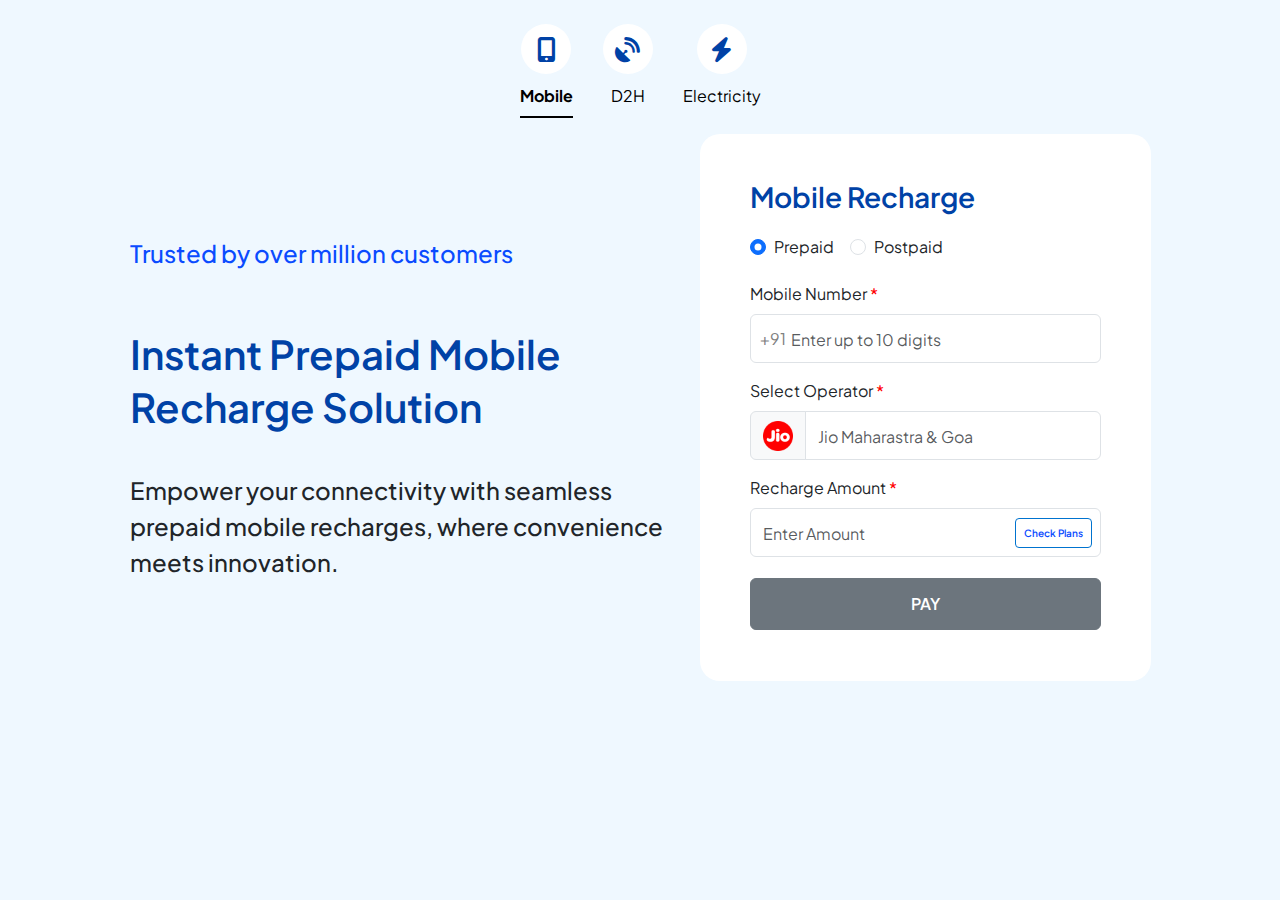
<file: index.html>
<!DOCTYPE html>
<html lang="en">

<head>
    <meta charset="UTF-8">
    <meta name="viewport" content="width=device-width, initial-scale=1.0">
    <title>Mobile Recharge</title>
    <!-- Bootstrap CSS -->
    <link href="https://cdn.jsdelivr.net/npm/bootstrap@5.3.3/dist/css/bootstrap.min.css" rel="stylesheet"
        integrity="sha384-QWTKZyjpPEjISv5WaRU9OFeRpok6YctnYmDr5pNlyT2bRjXh0JMhjY6hW+ALEwIH" crossorigin="anonymous">
    <!-- Font Awesome CSS -->
    <link href="https://cdnjs.cloudflare.com/ajax/libs/font-awesome/6.0.0/css/all.min.css" rel="stylesheet">
    <!-- font family -->
    <link href="https://fonts.googleapis.com/css2?family=Plus+Jakarta+Sans:ital,wght@0,200..800;1,200..800&display=swap"
        rel="stylesheet">
    <link rel="stylesheet" href="assests/css/style.css">
</head>

<style>
    .rechargeForms .tab-pane {
        display: none !important;
    }

    .rechargeForms .tab-pane.show.active {
        display: block !important;
    }
</style>

<body>

    <section id="Recharge" style="display: flex; justify-content: center; align-items: center;">

        <div class="container">
            <div class="row">
                <div class="col-12">
                    <div class="RechargeOptions ">
                        <ul class="nav nav-underline packspills my-3">
                            <li class="nav-item categories">
                                <a class="nav-link active" data-bs-toggle="tab" href="#mobile" aria-current="page">
                                    <div class="icons">
                                        <i class="fa-solid fa-mobile-screen-button"></i>
                                    </div>
                                    Mobile
                                </a>
                            </li>
                            <li class="nav-item categories">
                                <a class="nav-link" data-bs-toggle="tab" href="#d2h">
                                    <div class="icons">
                                        <i class="fa-solid fa-satellite-dish"></i>
                                    </div>
                                    D2H
                                </a>
                            </li>
                            <li class="nav-item categories">
                                <a class="nav-link" data-bs-toggle="tab" href="#electricity">
                                    <div class="icons">
                                        <i class="fa-solid fa-bolt"></i>
                                    </div>
                                    Electricity
                                </a>
                            </li>
                        </ul>
                    </div>
                </div>
            </div>
            <div class="rechargeForms">

                <div class="tab-content">
                    <div class="tab-pane fade show active" id="mobile">
                        <div class="row gy-3 justify-content-center align-items-center">
                            <div class="col-lg-6 col-md-6 ">
                                <div class="main-content" style="margin-top: 20px;">
                                    <div class="top-area hero-section-content">
                                        <h5 class="sub-heading">Trusted by over million customers</h5>
                                        <h1 class="">
                                            <div class="">
                                                <div class="">
                                                    <p class="heading">Instant Prepaid
                                                        Mobile Recharge Solution</p>
                                                </div>
                                                <p class="topcontent">Empower your connectivity with
                                                    seamless prepaid mobile recharges, where convenience meets
                                                    innovation.
                                                </p>
                                            </div>
                                        </h1>
                                    </div>
                                </div>

                            </div>
                            <div class="col-xl-5 col-md-6 ">
                                <div class="d-block  formsection bg-white">
                                    <div class="modal-dialog modal-dialog-centered rounded ">
                                        <div class="modal-content   ">
                                            <div class="modal-header">
                                                <h1 class="modal-title  formHeading" id="">Mobile Recharge</h1>
                                            </div>
                                            <div class="modal-body">
                                                <div class="d-flex justify-content-start gap-3 my-3">
                                                    <div class="form-check">
                                                        <input class="form-check-input" type="radio"
                                                            name="flexRadioDefault" id="flexRadioDefault1" checked>
                                                        <label class="form-check-label" for="flexRadioDefault1">
                                                            Prepaid
                                                        </label>
                                                    </div>
                                                    <div class="form-check">
                                                        <input class="form-check-input" type="radio"
                                                            name="flexRadioDefault" id="flexRadioDefault2">
                                                        <label class="form-check-label" for="flexRadioDefault2">
                                                            Postpaid
                                                        </label>
                                                    </div>

                                                </div>
                                                <form action="">
                                                    <div class="mb-3 number-group ">
                                                        <label for="mobilenumber" class="form-label">Mobile Number
                                                            <sup>*</sup></label>
                                                        <div class="position-relative">
                                                            <input type="text" class="form-control mobileNumber"
                                                                id="mobilenumber" placeholder="Enter up to 10 digits"
                                                                autocomplete="off" maxlength="10"
                                                                oninput="validateInput(this)">
                                                            <p id="appendIndianCountryCodeOneTime" class="countryCode"
                                                                style="color:grey;">
                                                                +91</p>
                                                        </div>

                                                    </div>
                                                    <div class="mb-3">
                                                        <label for="OperatorMobile" class="form-label">Select Operator
                                                            <sup>*</sup></label>
                                                        <div class="dropdown position-relative">
                                                            <div class="input-group">
                                                                <span class="input-group-text">
                                                                    <img id="selectedOperatorLogo"
                                                                        src="assests/images/jio.png" alt="Operator Logo"
                                                                        class="img-fluid operatorLogo " />
                                                                </span>
                                                                <input type="text" class="form-control"
                                                                    id="OperatorMobile"
                                                                    placeholder="Jio Maharastra & Goa" readonly />
                                                            </div>

                                                            <ul class="dropdown-menu shadow customdropdown"
                                                                id="dropdownMenu">
                                                                <li>
                                                                    <a class="dropdown-item" href="#"
                                                                        data-value="Jio Maharastra & Goa"
                                                                        data-logo="assests/images/jio.png">
                                                                        <img src="assests/images/jio.png"
                                                                            class="img-fluid operatorLogo" />
                                                                        Jio
                                                                        Maharastra & Goa
                                                                    </a>
                                                                </li>
                                                                <li>
                                                                    <a class="dropdown-item" href="#"
                                                                        data-value="Airtel Delhi"
                                                                        data-logo="assests/images/airtelLogo.png">
                                                                        <img src="assests/images/airtelLogo.png" alt=""
                                                                            class="img-fluid operatorLogo" />Airtel
                                                                        Delhi
                                                                    </a>
                                                                </li>
                                                                <li>
                                                                    <a class="dropdown-item" href="#"
                                                                        data-value="Vodafone Mumbai"
                                                                        data-logo="assests/images/Vodafone_Idea_logo.svg.png">
                                                                        <img src="assests/images/Vodafone_Idea_logo.svg.png"
                                                                            class="img-fluid operatorLogo" /> Vodafone
                                                                        Mumbai
                                                                    </a>
                                                                </li>
                                                                <li>
                                                                    <a class="dropdown-item" href="#"
                                                                        data-value="BSNL Kerala"
                                                                        data-logo="assests/images/bsnl.png">
                                                                        <img src="assests/images/bsnl.png" alt=""
                                                                            class="img-fluid operatorLogo" />BSNL Kerala
                                                                    </a>
                                                                </li>

                                                                <li>
                                                                    <a class="dropdown-item" href="#"
                                                                        data-value="Tata Docomo"
                                                                        data-logo="assests/images/tataDocomo.png">
                                                                        <img src="assests/images/tataDocomo.png" alt=""
                                                                            class="img-fluid operatorLogo" />Tata Docomo
                                                                    </a>
                                                                </li>
                                                                <li>
                                                                    <a class="dropdown-item" href="#" data-value="MTNL"
                                                                        data-logo="assests/images/mtnl.jpg">
                                                                        <img src="assests/images/mtnl.jpg" alt=""
                                                                            class="img-fluid operatorLogo" />MTNL
                                                                    </a>
                                                                </li>
                                                            </ul>
                                                        </div>

                                                    </div>

                                                    <div class="mb-3">
                                                        <label for="amount" class="form-label">Recharge Amount
                                                            <sup>*</sup></label>
                                                        <div class="position-relative">
                                                            <input type="text" autocomplete="off" class="form-control"
                                                                id="amount" placeholder="Enter Amount" min="0"
                                                                max="999999"
                                                                oninput="if(this.value.length > 6) this.value = this.value.slice(0, 6);" />

                                                            <a class="plansbtn" data-bs-toggle="offcanvas"
                                                                href="#staticBackdrop" tabindex="-1"
                                                                aria-labelledby="staticBackdropLabel">Check Plans</a>
                                                        </div>

                                                    </div>


                                                </form>
                                            </div>
                                            <div class="modal-footer mb-3">
                                                <button type="button" class="btn btn-secondary paybtn w-100 fw-semibold"
                                                    data-bs-toggle="modal" data-bs-target="#confirmRechargeModal">
                                                    PAY
                                                </button>

                                            </div>

                                            <!-- <div class="col-12">
                                                <p class="fw-semibold">Offers:</p>
                                                <div class="offers">
                                                    <div class="offerBox">
                                                        <p><span class="me-1"> &#8377;</span>10</p>
                                                        <p>Top Up</p>
                                                        <p>Validity: <span>Days</span></p>
                                                    </div>

                                                    <div class="offerBox">
                                                        <p><span class="me-1"> &#8377;</span>11</p>
                                                        <p><span>Special Offer:</span> 10 GB</p>
                                                        <p>Validity: <span> NA Days</span></p>
                                                    </div>
                                                    <div class="offerBox">
                                                        <p><span class="me-1"> &#8377;</span>11</p>
                                                        <p><span>Special Offer:</span> 10 GB</p>
                                                        <p>Validity: <span> NA Days</span></p>
                                                    </div>
                                                    <div class="offerBox">
                                                        <p><span class="me-1"> &#8377;</span>11</p>
                                                        <p><span>Special Offer:</span> 10 GB</p>
                                                        <p>Validity: <span> NA Days</span></p>
                                                    </div>

                                                </div>


                                            </div> -->
                                        </div>
                                    </div>
                                </div>

                            </div>




                            <section id="plansoffcanvas position-relative z-3">

                                <div class="offcanvas offcanvas-end customwidth" tabindex="-1" id="staticBackdrop"
                                    data-bs-backdrop="static" aria-labelledby="staticBackdropLabel">
                                    <div class="offcanvas-header">
                                        <h5 class="offcanvas-title" id="staticBackdropLabel">Details

                                        </h5>
                                        <button type="button" class="btn-close" data-bs-dismiss="offcanvas"
                                            aria-label="Close"></button>
                                    </div>
                                    <div class="offcanvas-body ">
                                        <div>

                                            <div class="container my-3 p-0">


                                                <div class="row my-2 align-content-center d-none d-lg-flex">
                                                    <div class="col-md-3">
                                                        <h5 class="card-title">Browse Plans</h5>
                                                    </div>
                                                    <div class="col-md-9">
                                                        <div class="row">
                                                            <div class="col-md-4">
                                                                <select class="form-select form-control me-2"
                                                                    aria-label="Select Operator">
                                                                    <option selected>Airtel</option>
                                                                    <option value="1">Jio</option>
                                                                    <option value="2">Vodafone</option>
                                                                </select>
                                                            </div>
                                                            <div class="col-md-4">

                                                                <select class="form-select me-2 form-control"
                                                                    aria-label="Select State">
                                                                    <option selected>Andhra Pradesh</option>
                                                                    <option value="1">Delhi</option>
                                                                    <option value="2">Uttar Pradesh</option>
                                                                </select>
                                                            </div>
                                                            <div class="col-md-4">
                                                                <div class="position-relative">
                                                                    <input type="text" class="form-control w-100"
                                                                        placeholder="Search by Amount">
                                                                    <i
                                                                        class="fa-solid fa-magnifying-glass searchbtn"></i>
                                                                </div>

                                                            </div>



                                                        </div>
                                                    </div>
                                                </div>




                                                <div class="card mt-4">
                                                    <div class="card-body p-1 ">

                                                        <div class="row justify-content-between">
                                                            <div class="col-md-3">
                                                                <ul
                                                                    class="nav flex-md-column flex-nowrap nav-pills gap-3  h-100 pt-4 overflow-auto">
                                                                    <li class="nav-item">
                                                                        <button
                                                                            class="nav-link  active d-flex justify-content-between align-items-center"
                                                                            id="special-offer-tab" data-bs-toggle="pill"
                                                                            data-bs-target="#special-offer"
                                                                            type="button">Special
                                                                            Offer <i
                                                                                class="fa-solid fa-caret-right d-none d-md-block"></i></button>
                                                                    </li>
                                                                    <li class="nav-item">
                                                                        <button
                                                                            class="nav-link d-flex justify-content-between"
                                                                            id="top-up-tab" data-bs-toggle="pill"
                                                                            data-bs-target="#special-offer"
                                                                            type="button">Top up
                                                                            <i
                                                                                class="fa-solid fa-caret-right d-none d-md-block"></i></button>
                                                                    </li>
                                                                    <li class="nav-item">
                                                                        <button
                                                                            class="nav-link d-flex justify-content-between"
                                                                            id="4g-tab" data-bs-toggle="pill"
                                                                            data-bs-target="#4g" type="button">4G <i
                                                                                class="fa-solid fa-caret-right d-none d-md-block"></i></button>
                                                                    </li>
                                                                    <li class="nav-item">
                                                                        <button
                                                                            class="nav-link d-flex justify-content-between"
                                                                            id="rate-cutter-tab" data-bs-toggle="pill"
                                                                            data-bs-target="#rate-cutter"
                                                                            type="button">Rate
                                                                            Cutter
                                                                            <i
                                                                                class="fa-solid fa-caret-right d-none d-md-block"></i></button>
                                                                    </li>
                                                                    <li class="nav-item">
                                                                        <button
                                                                            class="nav-link d-flex justify-content-between"
                                                                            id="data-tab" data-bs-toggle="pill"
                                                                            data-bs-target="#data" type="button">Data <i
                                                                                class="fa-solid fa-caret-right d-none d-md-block"></i></button>
                                                                    </li>
                                                                </ul>
                                                            </div>
                                                            <div class="col-md-9">
                                                                <div class="tab-content ">
                                                                    <div class="tab-pane fade show active mt-3"
                                                                        id="special-offer" role="tabpanel">
                                                                        <div class="table-responsive">
                                                                            <table class="table table-hover"
                                                                                id="myTable">
                                                                                <thead>
                                                                                    <tr>
                                                                                        <th>Talktime</th>
                                                                                        <th>Validity</th>
                                                                                        <th>Description</th>
                                                                                        <th>Price</th>
                                                                                    </tr>
                                                                                </thead>
                                                                                <tbody>
                                                                                    <tr>
                                                                                        <td>0</td>
                                                                                        <td>28 days</td>
                                                                                        <td>Enjoy TRULY unlimited Local,
                                                                                            STD
                                                                                            &
                                                                                            Roaming calls on any
                                                                                            network, 2
                                                                                            GB
                                                                                            data,
                                                                                            100 SMS/Day</td>
                                                                                        <td><button
                                                                                                class="btn btn-primary">₹
                                                                                                199</button></td>
                                                                                    </tr>
                                                                                    <tr>
                                                                                        <td>5</td>
                                                                                        <td>30 days</td>
                                                                                        <td>Enjoy unlimited Local, STD &
                                                                                            Roaming
                                                                                            calls on any network, Total
                                                                                            3GB
                                                                                            Data,Rs.5 Talktime & 300
                                                                                            SMS.
                                                                                        </td>
                                                                                        <td><button
                                                                                                class="btn btn-primary">₹
                                                                                                219</button></td>
                                                                                    </tr>
                                                                                    <tr>
                                                                                        <td>0</td>
                                                                                        <td>24 days</td>
                                                                                        <td>Enjoy unlimited Local, STD &
                                                                                            Roaming
                                                                                            calls on any network, daily
                                                                                            1GB
                                                                                            data
                                                                                            and
                                                                                            100 SMS.</td>
                                                                                        <td><button
                                                                                                class="btn btn-primary">₹
                                                                                                249</button></td>
                                                                                    </tr>
                                                                                    <tr>
                                                                                        <td>0</td>
                                                                                        <td>28 days</td>
                                                                                        <td>Enjoy unlimited Local, STD &
                                                                                            Roaming
                                                                                            calls on any network, daily
                                                                                            1GB
                                                                                            data
                                                                                            and
                                                                                            100 SMS.</td>
                                                                                        <td><button
                                                                                                class="btn btn-primary">₹
                                                                                                299</button></td>
                                                                                    </tr>
                                                                                </tbody>
                                                                            </table>

                                                                        </div>

                                                                    </div>
                                                                    <!-- Add other tabs content here -->
                                                                </div>


                                                            </div>
                                                        </div>
                                                    </div>
                                                </div>
                                            </div>

                                        </div>
                                    </div>
                                </div>
                            </section>





                        </div>

                    </div>

                    <div class="tab-pane fade  " id="d2h">
                        <div class="row gy-3 justify-content-center align-items-center">
                            <div class="col-lg-6 col-md-6 ">
                                <div class="main-content" style="margin-top: 20px;">
                                    <div class="top-area hero-section-content">
                                        <h5 class="sub-heading">Trusted by over million customers</h5>
                                        <h1 class="">
                                            <div class="">
                                                <div class="">
                                                    <p class="heading">DTH Recharge: Uninterrupted Entertainment!</p>
                                                </div>
                                                <p class="topcontent">Elevate your entertainment with hassle-free DTH
                                                    recharges
                                                    that put you in control of your TV experience.</p>
                                            </div>
                                        </h1>
                                    </div>
                                </div>

                            </div>
                            <div class="col-xl-5 col-md-6 ">
                                <div class="d-block  formsection bg-white">
                                    <div class="modal-dialog modal-dialog-centered rounded ">
                                        <div class="modal-content   ">
                                            <div class="modal-header">
                                                <h1 class="modal-title  formHeading" id="">D2H Recharge</h1>
                                            </div>
                                            <div class="modal-body">

                                                <form action="">

                                                    <div class="mb-3">
                                                        <label for="OperatorD2H" class="form-label">Select Operator
                                                            <sup>*</sup></label>
                                                        <select class="form-select mb-3 form-control">
                                                            <option selected>Select Operator</option>
                                                            <option value="1">Dish Tv</option>
                                                            <option value="2">Tata</option>
                                                            <option value="3">Reliance</option>
                                                        </select>

                                                    </div>


                                                    <div class="mb-3 number-group ">
                                                        <label for="mobilenumber" class="form-label">Customer ID
                                                            <sup>*</sup></label>
                                                        <div class="position-relative">
                                                            <input type="text" class="form-control mobileNumber"
                                                                id="customerId" placeholder="Enter ID"
                                                                autocomplete="off" maxlength="10"
                                                                oninput="validateInput(this)">

                                                        </div>

                                                    </div>

                                                    <div class="mb-3">
                                                        <label for="amount" class="form-label">Recharge Amount
                                                            <sup>*</sup></label>
                                                        <div class="position-relative">
                                                            <input type="text" autocomplete="off" class="form-control"
                                                                id="amount" placeholder="Enter Amount" min="0"
                                                                max="999999"
                                                                oninput="if(this.value.length > 6) this.value = this.value.slice(0, 6);" />

                                                            <a class="plansbtn" data-bs-toggle="offcanvas"
                                                                href="#staticBackdrop" tabindex="-1"
                                                                aria-labelledby="staticBackdropLabel">Check Plans</a>
                                                        </div>

                                                    </div>


                                                </form>
                                            </div>
                                            <div class="modal-footer mb-3">
                                                <button type="button" class="btn btn-secondary paybtn w-100 fw-semibold"
                                                    data-bs-toggle="modal" data-bs-target="#confirmRechargeModal">
                                                    PAY
                                                </button>

                                            </div>

                                            <!-- <div class="col-12">
                                                <p class="fw-semibold">Offers:</p>
                                                <div class="offers">
                                                    <div class="offerBox">
                                                        <p><span class="me-1"> &#8377;</span>10</p>
                                                        <p>Top Up</p>
                                                        <p>Validity: <span>Days</span></p>
                                                    </div>

                                                    <div class="offerBox">
                                                        <p><span class="me-1"> &#8377;</span>11</p>
                                                        <p><span>Special Offer:</span> 10 GB</p>
                                                        <p>Validity: <span> NA Days</span></p>
                                                    </div>
                                                    <div class="offerBox">
                                                        <p><span class="me-1"> &#8377;</span>11</p>
                                                        <p><span>Special Offer:</span> 10 GB</p>
                                                        <p>Validity: <span> NA Days</span></p>
                                                    </div>
                                                    <div class="offerBox">
                                                        <p><span class="me-1"> &#8377;</span>11</p>
                                                        <p><span>Special Offer:</span> 10 GB</p>
                                                        <p>Validity: <span> NA Days</span></p>
                                                    </div>

                                                </div>


                                            </div> -->
                                        </div>
                                    </div>
                                </div>

                            </div>




                            <section id="plansoffcanvas">

                                <div class="offcanvas offcanvas-end customwidth" tabindex="-1" id="staticBackdrop"
                                    data-bs-backdrop="static" aria-labelledby="staticBackdropLabel">
                                    <div class="offcanvas-header">
                                        <h5 class="offcanvas-title" id="staticBackdropLabel">Details </h5>
                                        <button type="button" class="btn-close" data-bs-dismiss="offcanvas"
                                            aria-label="Close"></button>
                                    </div>
                                    <div class="offcanvas-body ">
                                        <div>

                                            <div class="container my-3 p-0">


                                                <div class="row my-2 align-content-center d-none d-lg-flex">
                                                    <div class="col-md-3">
                                                        <h5 class="card-title">Browse Plans</h5>
                                                    </div>
                                                    <div class="col-md-9">
                                                        <div class="row">
                                                            <div class="col-md-4">
                                                                <select class="form-select form-control me-2"
                                                                    aria-label="Select Operator">
                                                                    <option selected>Airtel</option>
                                                                    <option value="1">Jio</option>
                                                                    <option value="2">Vodafone</option>
                                                                </select>
                                                            </div>
                                                            <div class="col-md-4">

                                                                <select class="form-select me-2 form-control"
                                                                    aria-label="Select State">
                                                                    <option selected>Andhra Pradesh</option>
                                                                    <option value="1">Delhi</option>
                                                                    <option value="2">Uttar Pradesh</option>
                                                                </select>
                                                            </div>
                                                            <div class="col-md-4">
                                                                <div class="position-relative">
                                                                    <input type="text" class="form-control w-100"
                                                                        placeholder="Search by Amount">
                                                                    <i
                                                                        class="fa-solid fa-magnifying-glass searchbtn"></i>
                                                                </div>

                                                            </div>



                                                        </div>
                                                    </div>
                                                </div>




                                                <div class="card mt-4">
                                                    <div class="card-body p-1 ">

                                                        <div class="row justify-content-between">
                                                            <div class="col-md-3">
                                                                <ul
                                                                    class="nav flex-md-column flex-nowrap nav-pills gap-3  h-100 pt-4 overflow-auto">
                                                                    <li class="nav-item">
                                                                        <button
                                                                            class="nav-link  active d-flex justify-content-between align-items-center"
                                                                            id="special-offer-tab" data-bs-toggle="pill"
                                                                            data-bs-target="#special-offer"
                                                                            type="button">Special
                                                                            Offer <i
                                                                                class="fa-solid fa-caret-right d-none d-md-block"></i></button>
                                                                    </li>
                                                                    <li class="nav-item">
                                                                        <button
                                                                            class="nav-link d-flex justify-content-between"
                                                                            id="top-up-tab" data-bs-toggle="pill"
                                                                            data-bs-target="#special-offer"
                                                                            type="button">Top up
                                                                            <i
                                                                                class="fa-solid fa-caret-right d-none d-md-block"></i></button>
                                                                    </li>
                                                                    <li class="nav-item">
                                                                        <button
                                                                            class="nav-link d-flex justify-content-between"
                                                                            id="4g-tab" data-bs-toggle="pill"
                                                                            data-bs-target="#4g" type="button">4G <i
                                                                                class="fa-solid fa-caret-right d-none d-md-block"></i></button>
                                                                    </li>
                                                                    <li class="nav-item">
                                                                        <button
                                                                            class="nav-link d-flex justify-content-between"
                                                                            id="rate-cutter-tab" data-bs-toggle="pill"
                                                                            data-bs-target="#rate-cutter"
                                                                            type="button">Rate
                                                                            Cutter
                                                                            <i
                                                                                class="fa-solid fa-caret-right d-none d-md-block"></i></button>
                                                                    </li>
                                                                    <li class="nav-item">
                                                                        <button
                                                                            class="nav-link d-flex justify-content-between"
                                                                            id="data-tab" data-bs-toggle="pill"
                                                                            data-bs-target="#data" type="button">Data <i
                                                                                class="fa-solid fa-caret-right d-none d-md-block"></i></button>
                                                                    </li>
                                                                </ul>
                                                            </div>
                                                            <div class="col-md-9">
                                                                <div class="tab-content ">
                                                                    <div class="tab-pane fade show active mt-3"
                                                                        id="special-offer" role="tabpanel">
                                                                        <div class="table-responsive">
                                                                            <table class="table table-hover"
                                                                                id="myTable">
                                                                                <thead>
                                                                                    <tr>
                                                                                        <th>Talktime</th>
                                                                                        <th>Validity</th>
                                                                                        <th>Description</th>
                                                                                        <th>Price</th>
                                                                                    </tr>
                                                                                </thead>
                                                                                <tbody>
                                                                                    <tr>
                                                                                        <td>0</td>
                                                                                        <td>28 days</td>
                                                                                        <td>Enjoy TRULY unlimited Local,
                                                                                            STD
                                                                                            &
                                                                                            Roaming calls on any
                                                                                            network, 2
                                                                                            GB
                                                                                            data,
                                                                                            100 SMS/Day</td>
                                                                                        <td><button
                                                                                                class="btn btn-primary">₹
                                                                                                199</button></td>
                                                                                    </tr>
                                                                                    <tr>
                                                                                        <td>5</td>
                                                                                        <td>30 days</td>
                                                                                        <td>Enjoy unlimited Local, STD &
                                                                                            Roaming
                                                                                            calls on any network, Total
                                                                                            3GB
                                                                                            Data,Rs.5 Talktime & 300
                                                                                            SMS.
                                                                                        </td>
                                                                                        <td><button
                                                                                                class="btn btn-primary">₹
                                                                                                219</button></td>
                                                                                    </tr>
                                                                                    <tr>
                                                                                        <td>0</td>
                                                                                        <td>24 days</td>
                                                                                        <td>Enjoy unlimited Local, STD &
                                                                                            Roaming
                                                                                            calls on any network, daily
                                                                                            1GB
                                                                                            data
                                                                                            and
                                                                                            100 SMS.</td>
                                                                                        <td><button
                                                                                                class="btn btn-primary">₹
                                                                                                249</button></td>
                                                                                    </tr>
                                                                                    <tr>
                                                                                        <td>0</td>
                                                                                        <td>28 days</td>
                                                                                        <td>Enjoy unlimited Local, STD &
                                                                                            Roaming
                                                                                            calls on any network, daily
                                                                                            1GB
                                                                                            data
                                                                                            and
                                                                                            100 SMS.</td>
                                                                                        <td><button
                                                                                                class="btn btn-primary">₹
                                                                                                299</button></td>
                                                                                    </tr>
                                                                                </tbody>
                                                                            </table>

                                                                        </div>

                                                                    </div>
                                                                    <!-- Add other tabs content here -->
                                                                </div>


                                                            </div>
                                                        </div>
                                                    </div>
                                                </div>
                                            </div>

                                        </div>
                                    </div>
                                </div>
                            </section>





                        </div>
                    </div>

                    <div class="tab-pane fade" id="electricity">
                        <div class="row gy-3 justify-content-center align-items-center">
                            <div class="col-lg-6 col-md-6 ">
                                <div class="main-content" style="margin-top: 20px;">
                                    <div class="top-area hero-section-content">
                                        <h5 class="sub-heading">Trusted by over million customers</h5>
                                        <h1 class="">
                                            <div class="">
                                                <div class="">
                                                    <p class="heading">Ingenious Electricity Bill Settlement</p>
                                                </div>
                                                <p class="topcontent">Empower your life with the efficient management of
                                                    electricity bills, ensuring uninterrupted power supply for your
                                                    world of possibilities.</p>
                                            </div>
                                        </h1>
                                    </div>
                                </div>

                            </div>
                            <div class="col-xl-5 col-md-6 ">
                                <div class="d-block  formsection bg-white">
                                    <div class="modal-dialog modal-dialog-centered rounded ">
                                        <div class="modal-content   ">
                                            <div class="modal-header">
                                                <h1 class="modal-title  formHeading" id="">Electricity Bill Payment</h1>
                                            </div>
                                            <div class="modal-body">

                                                <form action="">

                                                    <div class="mb-3">
                                                        <label for="OperatorD2H" class="form-label">Select Operator
                                                            <sup>*</sup></label>
                                                        <select class="form-select mb-3 form-control">
                                                            <option selected>Select Operator</option>
                                                            <option value="1">Power and Electricity</option>
                                                            <option value="2">Uttar Pradesh Hriyana</option>
                                                            <option value="3">Reliance</option>
                                                        </select>

                                                    </div>


                                                    <div class="mb-3 number-group ">
                                                        <label for="mobilenumber" class="form-label">IVRS
                                                            <sup>*</sup></label>
                                                        <div class="position-relative">
                                                            <input type="text" class="form-control mobileNumber"
                                                                id="customerId" placeholder="Enter ID"
                                                                autocomplete="off" maxlength="10"
                                                                oninput="validateInput(this)">

                                                        </div>

                                                    </div>




                                                </form>
                                            </div>
                                            <div class="modal-footer mb-3">
                                                <button type="button" class="btn btn-secondary paybtn w-100 fw-semibold"
                                                    data-bs-toggle="modal" data-bs-target="#confirmRechargeModal">
                                                    PAY
                                                </button>

                                            </div>

                                        
                                        </div>
                                    </div>
                                </div>

                            </div>




                            <section id="plansoffcanvas">
                                <div class="offcanvas offcanvas-end customwidth" tabindex="-1" id="staticBackdrop"
                                    data-bs-backdrop="static" aria-labelledby="staticBackdropLabel">
                                    <div class="offcanvas-header">
                                        <h5 class="offcanvas-title" id="staticBackdropLabel">Details </h5>
                                        <button type="button" class="btn-close" data-bs-dismiss="offcanvas"
                                            aria-label="Close"></button>
                                    </div>
                                    <div class="offcanvas-body ">
                                        <div>

                                            <div class="container my-3 p-0">


                                                <div class="row my-2 align-content-center d-none d-lg-flex">
                                                    <div class="col-md-3">
                                                        <h5 class="card-title">Browse Plans</h5>
                                                    </div>
                                                    <div class="col-md-9">
                                                        <div class="row">
                                                            <div class="col-md-4">
                                                                <select class="form-select form-control me-2"
                                                                    aria-label="Select Operator">
                                                                    <option selected>Airtel</option>
                                                                    <option value="1">Jio</option>
                                                                    <option value="2">Vodafone</option>
                                                                </select>
                                                            </div>
                                                            <div class="col-md-4">

                                                                <select class="form-select me-2 form-control"
                                                                    aria-label="Select State">
                                                                    <option selected>Andhra Pradesh</option>
                                                                    <option value="1">Delhi</option>
                                                                    <option value="2">Uttar Pradesh</option>
                                                                </select>
                                                            </div>
                                                            <div class="col-md-4">
                                                                <div class="position-relative">
                                                                    <input type="text" class="form-control w-100"
                                                                        placeholder="Search by Amount">
                                                                    <i
                                                                        class="fa-solid fa-magnifying-glass searchbtn"></i>
                                                                </div>

                                                            </div>



                                                        </div>
                                                    </div>
                                                </div>




                                                <div class="card mt-4">
                                                    <div class="card-body p-1 ">

                                                        <div class="row justify-content-between">
                                                            <div class="col-md-3">
                                                                <ul
                                                                    class="nav flex-md-column flex-nowrap nav-pills gap-3  h-100 pt-4 overflow-auto">
                                                                    <li class="nav-item">
                                                                        <button
                                                                            class="nav-link  active d-flex justify-content-between align-items-center"
                                                                            id="special-offer-tab" data-bs-toggle="pill"
                                                                            data-bs-target="#special-offer"
                                                                            type="button">Special
                                                                            Offer <i
                                                                                class="fa-solid fa-caret-right d-none d-md-block"></i></button>
                                                                    </li>
                                                                    <li class="nav-item">
                                                                        <button
                                                                            class="nav-link d-flex justify-content-between"
                                                                            id="top-up-tab" data-bs-toggle="pill"
                                                                            data-bs-target="#special-offer"
                                                                            type="button">Top up
                                                                            <i
                                                                                class="fa-solid fa-caret-right d-none d-md-block"></i></button>
                                                                    </li>
                                                                    <li class="nav-item">
                                                                        <button
                                                                            class="nav-link d-flex justify-content-between"
                                                                            id="4g-tab" data-bs-toggle="pill"
                                                                            data-bs-target="#4g" type="button">4G <i
                                                                                class="fa-solid fa-caret-right d-none d-md-block"></i></button>
                                                                    </li>
                                                                    <li class="nav-item">
                                                                        <button
                                                                            class="nav-link d-flex justify-content-between"
                                                                            id="rate-cutter-tab" data-bs-toggle="pill"
                                                                            data-bs-target="#rate-cutter"
                                                                            type="button">Rate
                                                                            Cutter
                                                                            <i
                                                                                class="fa-solid fa-caret-right d-none d-md-block"></i></button>
                                                                    </li>
                                                                    <li class="nav-item">
                                                                        <button
                                                                            class="nav-link d-flex justify-content-between"
                                                                            id="data-tab" data-bs-toggle="pill"
                                                                            data-bs-target="#data" type="button">Data <i
                                                                                class="fa-solid fa-caret-right d-none d-md-block"></i></button>
                                                                    </li>
                                                                </ul>
                                                            </div>
                                                            <div class="col-md-9">
                                                                <div class="tab-content ">
                                                                    <div class="tab-pane fade show active mt-3"
                                                                        id="special-offer" role="tabpanel">
                                                                        <div class="table-responsive">
                                                                            <table class="table table-hover"
                                                                                id="myTable">
                                                                                <thead>
                                                                                    <tr>
                                                                                        <th>Talktime</th>
                                                                                        <th>Validity</th>
                                                                                        <th>Description</th>
                                                                                        <th>Price</th>
                                                                                    </tr>
                                                                                </thead>
                                                                                <tbody>
                                                                                    <tr>
                                                                                        <td>0</td>
                                                                                        <td>28 days</td>
                                                                                        <td>Enjoy TRULY unlimited Local,
                                                                                            STD
                                                                                            &
                                                                                            Roaming calls on any
                                                                                            network, 2
                                                                                            GB
                                                                                            data,
                                                                                            100 SMS/Day</td>
                                                                                        <td><button
                                                                                                class="btn btn-primary">₹
                                                                                                199</button></td>
                                                                                    </tr>
                                                                                    <tr>
                                                                                        <td>5</td>
                                                                                        <td>30 days</td>
                                                                                        <td>Enjoy unlimited Local, STD &
                                                                                            Roaming
                                                                                            calls on any network, Total
                                                                                            3GB
                                                                                            Data,Rs.5 Talktime & 300
                                                                                            SMS.
                                                                                        </td>
                                                                                        <td><button
                                                                                                class="btn btn-primary">₹
                                                                                                219</button></td>
                                                                                    </tr>
                                                                                    <tr>
                                                                                        <td>0</td>
                                                                                        <td>24 days</td>
                                                                                        <td>Enjoy unlimited Local, STD &
                                                                                            Roaming
                                                                                            calls on any network, daily
                                                                                            1GB
                                                                                            data
                                                                                            and
                                                                                            100 SMS.</td>
                                                                                        <td><button
                                                                                                class="btn btn-primary">₹
                                                                                                249</button></td>
                                                                                    </tr>
                                                                                    <tr>
                                                                                        <td>0</td>
                                                                                        <td>28 days</td>
                                                                                        <td>Enjoy unlimited Local, STD &
                                                                                            Roaming
                                                                                            calls on any network, daily
                                                                                            1GB
                                                                                            data
                                                                                            and
                                                                                            100 SMS.</td>
                                                                                        <td><button
                                                                                                class="btn btn-primary">₹
                                                                                                299</button></td>
                                                                                    </tr>
                                                                                </tbody>
                                                                            </table>

                                                                        </div>

                                                                    </div>
                                                                    <!-- Add other tabs content here -->
                                                                </div>


                                                            </div>
                                                        </div>
                                                    </div>
                                                </div>
                                            </div>

                                        </div>
                                    </div>
                                </div>
                            </section>





                        </div>
                    </div>
                </div>
            </div>







            <div class="Recharge_Confirmation_modal">
                <div class="modal fade" id="confirmRechargeModal" data-bs-backdrop="static" tabindex="-1"
                    aria-labelledby="confirmRechargeLabel" aria-hidden="true">
                    <div class="modal-dialog modal-dialog-centered">
                        <div class="modal-content">
                            <div class="modal-header">
                                <h5 class="modal-title" id="confirmRechargeLabel">Confirm Recharge</h5>
                                <button type="button" class="btn-close" data-bs-dismiss="modal"
                                    aria-label="Close"></button>
                            </div>
                            <div class="modal-body">
                                <div class="Recharge_details">
                                    <p><strong>Mobile Number:</strong></p>
                                    <p> 8868873958</p>
                                </div>
                                <div class="Recharge_details">
                                    <p><strong>Operator/Circle:</strong></p>
                                    <p class="text-center"> Jio | UP(WEST)/Uttarakhand</p>
                                </div>
                                <div class="Recharge_details">
                                    <p><strong>Plan:</strong></p>
                                    <p> Smart Phone</p>
                                </div>

                                <div class="Recharge_details">
                                    <p><strong>Validity:</strong></p>
                                    <p> 14 days</p>
                                </div>

                                <div class="Recharge_details">
                                    <p><strong>Talktime:</strong></p>
                                    <p> -</p>
                                </div>

                                <p><strong>Plan Description:</strong></p>
                                <p>True 5G Unlimited Plan Data: 2 GB/day Voice: Unlimited Calls SMS: 100 SMS/day
                                    Validity: 14 Days 2 GB/day high-speed 4G data Complimentary subscription to Jio Apps
                                </p>

                                <!-- <ul>
                                    <li>True 5G Unlimited Plan Data: 2 GB/day</li>
                                    <li>Voice: Unlimited Calls</li>
                                    <li>SMS: 100 SMS/day</li>
                                    <li>Validity: 14 Days</li>
                                    <li>2 GB/day high-speed 4G data</li>
                                    <li>Complimentary subscription to Jio Apps</li>
                                </ul> -->
                                <div class="Recharge_details">
                                    <p><strong>Amount:</strong></p>
                                    <p> ₹198</p>
                                </div>

                                <div class="Recharge_details mb-3 total">
                                    <p><strong>Total Amount:</strong></p>
                                    <p class="fw-semibold"> ₹198</p>
                                </div>

                                <!-- Coupon Code box -->
                                <!-- <div>
                                    <a href="javascript:void(0)" class="text-decoration-none applyCouponToggle">Apply a
                                        Coupon Code</a>

                                    <div class="couponBox mt-3 d-none">
                                        <input type="text" class="form-control" placeholder="Enter Coupon Code">
                                        <button class="paybtn applycode fw-semibold mt-3">Apply</button>
                                    </div>
                                </div> -->
                                <button class="btn btn-secondary paybtn w-100  fw-semibold mt-3"
                                    onclick="payment()">Make Payment</button>

                            </div>



                        </div>
                    </div>
                </div>


            </div>
        </div>



    </section>


    <script src="https://code.jquery.com/jquery-3.7.1.min.js"
        integrity="sha256-/JqT3SQfawRcv/BIHPThkBvs0OEvtFFmqPF/lYI/Cxo=" crossorigin="anonymous"></script>
    <script src="https://cdn.jsdelivr.net/npm/bootstrap@5.3.3/dist/js/bootstrap.bundle.min.js"
        integrity="sha384-YvpcrYf0tY3lHB60NNkmXc5s9fDVZLESaAA55NDzOxhy9GkcIdslK1eN7N6jIeHz"
        crossorigin="anonymous"></script>

    <script src="assests/js/operator.js"></script>
    <script src="assests/js/packDetailsTabs.js"></script>
    <script src="assests/js/main.js"></script>
    <script>
        function payment() {
            window.location.href = "rechargeDetails.html";
        }
    </script>


</body>

</html>
</file>
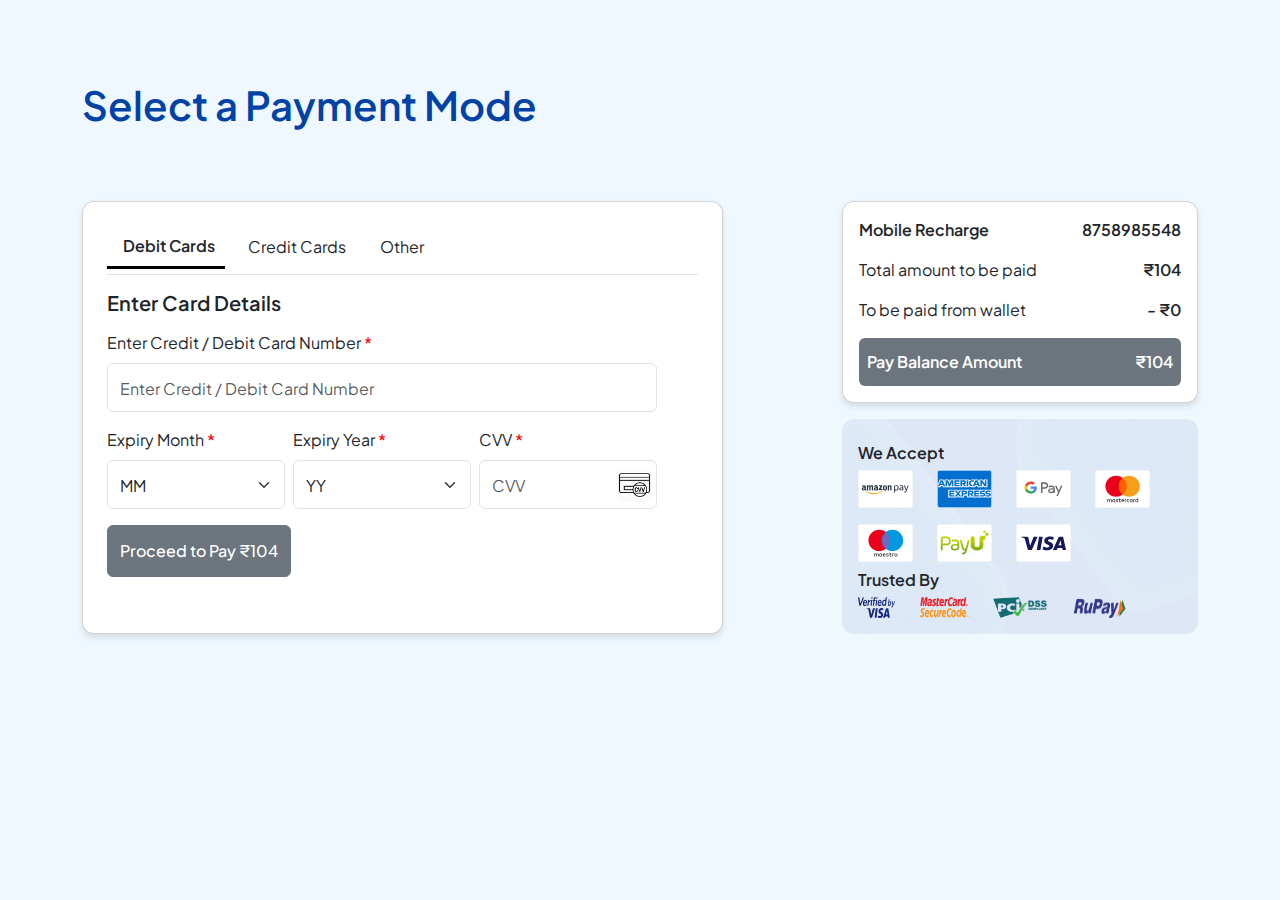
<file: rechargeDetails.html>
<!DOCTYPE html>
<html lang="en">

<head>
  <meta charset="UTF-8">
  <meta name="viewport" content="width=device-width, initial-scale=1.0">
  <title>Payment Mode</title>
  <link href="https://cdn.jsdelivr.net/npm/bootstrap@5.3.3/dist/css/bootstrap.min.css" rel="stylesheet"
    integrity="sha384-QWTKZyjpPEjISv5WaRU9OFeRpok6YctnYmDr5pNlyT2bRjXh0JMhjY6hW+ALEwIH" crossorigin="anonymous">
  <!-- Font Awesome CSS -->
  <link href="https://cdnjs.cloudflare.com/ajax/libs/font-awesome/6.0.0/css/all.min.css" rel="stylesheet">
  <!-- font family -->
  <link href="https://fonts.googleapis.com/css2?family=Plus+Jakarta+Sans:ital,wght@0,200..800;1,200..800&display=swap"
    rel="stylesheet">
  <link rel="stylesheet" href="assests/css/style.css">
  <style>
    .card-custom {
      border-radius: 12px;
      box-shadow: 0px 4px 6px rgba(0, 0, 0, 0.1);
    }

    .nav-tabs .nav-link.active {
      border: none;
      border-bottom: 3px solid black;
      color: var(--para-color);
      font-weight: 600;
    }

    .invalid-feedback {
      display: block;
      color: red;
    }

    .amount-card {
      border-radius: 12px;
      box-shadow: 0px 4px 6px rgba(0, 0, 0, 0.1);
    }

    .payment-footer {
      background: #f8f9fa;
      border-radius: 12px;
      padding: 15px;
      text-align: center;
    }

    .footer-bg {
      border-radius: 12px;
    }
  </style>
</head>

<body>
  <div class="container my-5">
    <h4 class="heading">Select a Payment Mode</h4>
    <div class="row mt-4 justify-content-between gy-3">
      <!-- Payment Details -->
      <div class="col-md-7">
        <div class="card card-custom p-4 h-100">
          <ul class="nav nav-tabs flex-nowrap overflow-auto" id="paymentTabs" role="tablist">
            <li class="nav-item">
              <button class="nav-link active text-dark" id="debit-tab" data-bs-toggle="tab" data-bs-target="#debit" type="button"
                role="tab">Debit Cards</button>
            </li>
            <li class="nav-item">
              <button class="nav-link text-dark" id="credit-tab " data-bs-toggle="tab" data-bs-target="#credit" type="button"
                role="tab">Credit Cards</button>
            </li>
            <li class="nav-item">
              <button class="nav-link text-dark" id="other-tab " data-bs-toggle="tab" data-bs-target="#other" type="button"
                role="tab">Other</button>
            </li>
          </ul>
          <div class="tab-content mt-3" id="paymentTabsContent">
            <div class="tab-pane fade show active" id="debit" role="tabpanel">
              <h5 class="fw-semibold mb-3">Enter Card Details</h5>
              <form class="mt-2">
                <div class="mb-3">
                  <label for="cardNumber" class="form-label">Enter Credit / Debit Card Number <sup class="required">*</sup></label>
                  <input type="text" id="cardNumber" class="form-control  "
                    placeholder="Enter Credit / Debit Card Number">
                  <!-- <div class="invalid-feedback">Invalid Card Number</div> -->
                </div>
                <div class="row g-2">
                  <div class="col-md-4">
                    <label for="expiryMonth" class="form-label">Expiry Month <sup class="required">*</sup></label>
                    <select id="expiryMonth" class="form-select form-control">
                      <option value="">MM</option>
                    </select>
                  </div>
                  <div class="col-md-4">
                    <label for="expiryYear" class="form-label">Expiry Year <sup class="required">*</sup></label>
                    <select id="expiryYear" class="form-select form-control">
                      <option value="">YY</option>
                    </select>
                  </div>
                  <div class="col-md-4">
                    <label for="cvv" class="form-label">CVV <sup class="required">*</sup></label>
                    <div class="position-relative">
                      <input type="text" id="cvv" class="form-control" placeholder="CVV">
                      <img src="assests/images/Card Cvv.png" class="img-fluid card_cvv" alt="cvv">

                    </div>
                  </div>
                </div>
                <button type="submit" class="btn paybtn btn-secondary mt-3 fw-medium ">Proceed to Pay ₹104</button>
              </form>
              <!-- <a href="#" class="d-block mt-2 text-decoration-none">Apply a Coupon Code</a> -->
            </div>
          </div>

          <div class="tab-content mt-3" id="paymentTabsContent">
            <div class="tab-pane fade show" id="credit" role="tabpanel">
              <h5>Enter Card Details</h5>
              <form>
                <div class="mb-3">
                  <label for="cardNumber" class="form-label">Enter Credit / Debit Card Number <sup class="required">*</sup></label>
                  <input type="text" id="cardNumber" class="form-control "
                    placeholder="Enter Credit / Debit Card Number">
                  <!-- <div class="invalid-feedback">Invalid Card Number</div> -->
                </div>
                <div class="row g-2">
                  <div class="col-md-4">
                    <label for="expiryMonth" class="form-label">Expiry Month <sup class="required">*</sup></label>
                    <select id="expiryMonth" class="form-select form-control">
                      <option value="">MM</option>
                      <option value="">1</option>
                    </select>
                  </div>
                  <div class="col-md-4">
                    <label for="expiryYear" class="form-label">Expiry Year <sup class="required">*</sup></label>
                    <select id="expiryYear" class="form-select form-control">
                      <option value="">YY</option>
                    </select>
                  </div>
                  <div class="col-md-4">
                    <label for="cvv" class="form-label">CVV <sup class="required">*</sup></label>
                    <input type="text" id="cvv" class="form-control" placeholder="CVV">
                  </div>
                </div>
                <button type="submit" class="btn btn-secondary mt-3  paybtn fw-medium">Proceed to Pay ₹104</button>
              </form>
              <!-- <a href="#" class="d-block mt-2 text-decoration-none">Apply a Coupon Code</a> -->
            </div>
          </div>
        </div>
      </div>
      <!-- Summary and Footer -->
      <div class="col-md-5 col-lg-4">
        <div class="card amount-card p-3">
       
          <div class="d-flex justify-content-between">
            <p class="fw-semibold">Mobile Recharge </p>
            <p class="fw-semibold">8758985548</p>
          </div>
          <div class="d-flex justify-content-between">
            <p>Total amount to be paid</p>
            <p class="fw-semibold">₹104</p>
          </div>
          <div class="d-flex justify-content-between">
            <p>To be paid from wallet</p>
            <p class="fw-semibold">- ₹0</p>
          </div>
          <div class="bg-secondary p-2 rounded">
            <p class="mb-0 py-1 d-flex text-white  justify-content-between align-items-center fw-semibold">
              Pay Balance Amount
              <span class="mb-0 fw-semibold">₹104</span>
            </p>
            
          </div>
        </div>
        <div class="footer-bg mt-3 p-3">
          <h6 class="my-2 fw-semibold">We Accept</h6>
          <div class="d-flex flex-wrap gap-3 paymentcards">
            <img src="assests/images/paymentcards/amazonpay.svg" alt="Amazon Pay" class="img-fluid me-2">
            <img src="assests/images/paymentcards/americanExpress.svg" alt="americanExpress" class="img-fluid me-2">
            <img src="assests/images/paymentcards/GooglePay.svg" alt="americanExpress" class="img-fluid me-2">
            <img src="assests/images/paymentcards/mastercard.svg" alt="americanExpress" class="img-fluid me-2">
            <img src="assests/images/paymentcards/meatro.svg" alt="americanExpress" class="img-fluid me-2">
            <img src="assests/images/paymentcards/PayU.svg" alt="americanExpress" class="img-fluid me-2">
            <img src="assests/images/paymentcards/visa.svg" alt="americanExpress" class="img-fluid me-2">


          </div>
          <h6 class="my-2 fw-semibold">Trusted By</h6>
          <div class="d-flex flex-wrap gap-3 paymentcards">
            <img src="assests/images/paymentcards/visa-logo.svg" alt="Amazon Pay" class="img-fluid me-2">
            <img src="assests/images/paymentcards/master-card-logo.svg" alt="americanExpress" class="img-fluid me-2">
            <img src="assests/images/paymentcards/pci-logo.png" alt="americanExpress" class="img-fluid me-2">
            <img src="assests/images/paymentcards/rupay-logo.png" alt="americanExpress" class="img-fluid me-2">



          </div>
        </div>
      </div>
    </div>
    <script src="https://cdn.jsdelivr.net/npm/bootstrap@5.3.0-alpha3/dist/js/bootstrap.bundle.min.js"></script>
</body>

</html>
</file>
<file: assests/css/style.css>
:root {
    --primary-color: #0a4bff;
    --para-color: #0042A6;
}

* {
    padding: 0;
    margin: 0;
    box-sizing: border-box;
}

body {
    font-family: "Plus Jakarta Sans", sans-serif;
    background-color: #eff8ff;
}



.countryCode {
    position: absolute;
    top: 50%;
    transform: translateY(-50%);
    left: 10px;
}

#mobilenumber {
    padding-left: 40px;
}



label {
    margin-bottom: 5px;
}

.edit {
    position: absolute;
    top: 50%;
    transform: translateY(-50%);
    right: 10px;
    color: grey;
    z-index: 999;
    cursor: pointer;

}

/* .active {
    background-color: #195a12;
    color: white;

} */

.nav-pills .nav-link {
    color: black;
    border-radius: 5px;
    white-space: nowrap;
    align-items: center;

}

.custom-dropdown {
    position: relative;
}

.custom-dropdown input {
    cursor: pointer;
}

.operatorLogo {
    max-width: 30px !important;
}

.customdropdown a {
    display: flex;
    justify-content: start;
    align-items: center;
    gap: 9px;
    margin-bottom: 10px;
}

.form-control:focus {
    box-shadow: none;
}

.form-control {
    padding-block: 13px 10px;
}

sup {
    font-size: 17px;
    position: relative;
    top: 1px;
    color: red;
}

.packspills {
    flex-wrap: nowrap;
    overflow-x: auto;
    white-space: nowrap;
    gap: 30px;
    align-items: center;
    justify-content: center;

}

.packspills::-webkit-scrollbar {
    display: none;
}

.packspills a {
    color: black;
}

.choose-plan-button {
    border-radius: 50px;
    background-color: 0 0;
    border: 1px solid #d4d1d1;
    padding-inline: 15px;
    font-size: 14px;
}

.details p {
    font-size: 14px;
}

.packbox {
    height: 400px;
    overflow-y: auto;
}

.sub-heading {
    color: var(--primary-color);
    margin-bottom: 30px;
    font-size: 24px;
}



.heading {
    color: var(--para-color);
    line-height: 53px;
    padding: 30px 0;
    font-weight: 600;
    font-size: 40px;

}

.topcontent {
    line-height: 36px;
    margin-top: -7px;
    font-size: 24px;
}

.formHeading {
    font-size: 28px;

    line-height: 45px;
    color: var(--para-color);
    font-weight: 600;
}

.formsection {
    position: relative;
    z-index: 2;
    border-radius: 20px;
    padding: 40px 50px 35px;
    background-color: white;
}

.paybtn {
    padding-block: 13px;
    margin-top: 5px;
}

.plansbtn {
    position: absolute;
    top: 10px;
    right: 9px;
    border: 1px solid #0073cf;
    width: auto;
    border-radius: 4px;
    padding: 8px;
    line-height: 12px;
    text-align: center;
    font-weight: 600;
    text-decoration: none;
    color: var(--primary-color);
    cursor: pointer;
    font-size: 10px;

}

.categories a {
    display: flex;
    flex-direction: column;
    justify-content: center;
    align-items: center;
    gap: 10px;

}

.categories a img {
    max-width: 35px;
}


.show {
    transition: all 0.5s ease;
}

.customwidth {
    width: 850px !important;
    right: 0;
    border-bottom-left-radius: 24px;
    background: linear-gradient(137deg, #0042A6, rgba(67, 116, 191, .95));
    border-top-left-radius: 24px;
    color: white;
}

.nav-item button {
    width: 95%;
}

table button {
    white-space: nowrap;
}

.offcanvas .btn-close {
    background-image: url("/assests/images/close.svg") !important;
    font-size: xx-large;
}

table {
    text-align: center;
    cursor: pointer;
}

td {
    vertical-align: middle;

}

.nav-pills .nav-link {
    padding: 15px;
    border-radius: 8px;
    font-size: 16px;
}

.searchbtn {
    position: absolute;
    top: 55%;
    right: 8px;
    transform: translateY(-52%);
    color: #000;
}

.offerBox p {
    margin-bottom: 5px;
    font-size: 11px;
    font-weight: 700;
    color: #000;
}

.offerBox {
    background-color: #f5f5f5;
    padding: 12px;
    border-radius: 10px;
    min-width: 135px;
    cursor: pointer;
  
}
.offers {
    display: flex;
    gap: 10px;
    overflow-x: scroll;
    flex-wrap: nowrap;
}


.offers::-webkit-scrollbar {
  display: none;
}

.Recharge_details{
    display: flex;
    justify-content: space-between;
    align-items: center;
    gap: 10px;
    margin-bottom: 16px;
    /* border-bottom: 1px solid rgb(200, 198, 198); */
}

.Recharge_Confirmation_modal p{
    margin-bottom: 5px;
}

.Recharge_Confirmation_modal .modal-body {
    max-height: 500px;
    overflow-y: scroll;
  }
  
  .Recharge_Confirmation_modal .modal-body::-webkit-scrollbar {
    width: 5px; 
  }
  
  .Recharge_Confirmation_modal .modal-body::-webkit-scrollbar-track {
    background: #f1f1f1; 
  }
  
  .Recharge_Confirmation_modal .modal-body::-webkit-scrollbar-thumb {
    background: #888; 
    border-radius: 10px; 
  }
  
  .Recharge_Confirmation_modal .modal-body::-webkit-scrollbar-thumb:hover {
    background: #555; 
  }
  
.total{
    background: #dde1e4;
    color: black;
    padding: 15px 8px;
    border-radius: 8px;
}
#confirmRechargeLabel{
    color: var(--para-color);
    font-weight: 600;
}

.applycode{
    min-width: 150px;
    border: none;
    outline: none;
}
table {
    border: 1px solid black;
    border-collapse: collapse;
}

th, td {
    border: 1px solid black; /* Adds a black border to table cells */
    padding: 8px; /* Optional: Adds padding inside cells for better spacing */
}
@media (max-width:768px){
    .formsection{
        padding-inline: 10px;
    }
    .heading{
        font-size: 26px;
        line-height: 36px;
        padding-block: 5px;
    }

    
}

@media (max-width:576px) {

     .heading{
        font-size: 26px;
        line-height: 36px;
        padding-block: 5px;
    }
    .sub-heading{
        font-size: 20px;
        margin-bottom: 5px;

    }
    .topcontent{
        font-size: 18px;
        line-height: 28px;
        margin-bottom: 0px;
    }
    table {
        border: none;
        
    }
    
    tr{
        border-bottom: 1px solid rgb(202, 196, 196);
    }
    th, td {
        border: none; /* Adds a black border to table cells */
        padding: 8px; /* Optional: Adds padding inside cells for better spacing */
    }
  td{
    white-space: nowrap;
  }
  
}


.categories i{
    font-size: 25px;
    color: var(--para-color);
}


.icons{
    height: 50px;
    width: 50px;
    background: white;
    display: flex;
    justify-content: center;
    align-items: center;
    border-radius: 50px;
}


#paymentTabs button{
white-space: nowrap;
margin-bottom: 5px;
}


.paymentcards img{
    max-width: 55px;
}

.footer-bg{
    background-image: url("/assests/images/our-solutions-bg.png");
    background-size: cover;
    background-position: center;
    background-repeat: no-repeat;
}
#paymentTabsContent{
    max-width: 550px;
}

.card_cvv{
    max-width: 35px;
    position: absolute;
    top: 50%;
    right: 5px;
    transform: translateY(-50%);
}
</file>
